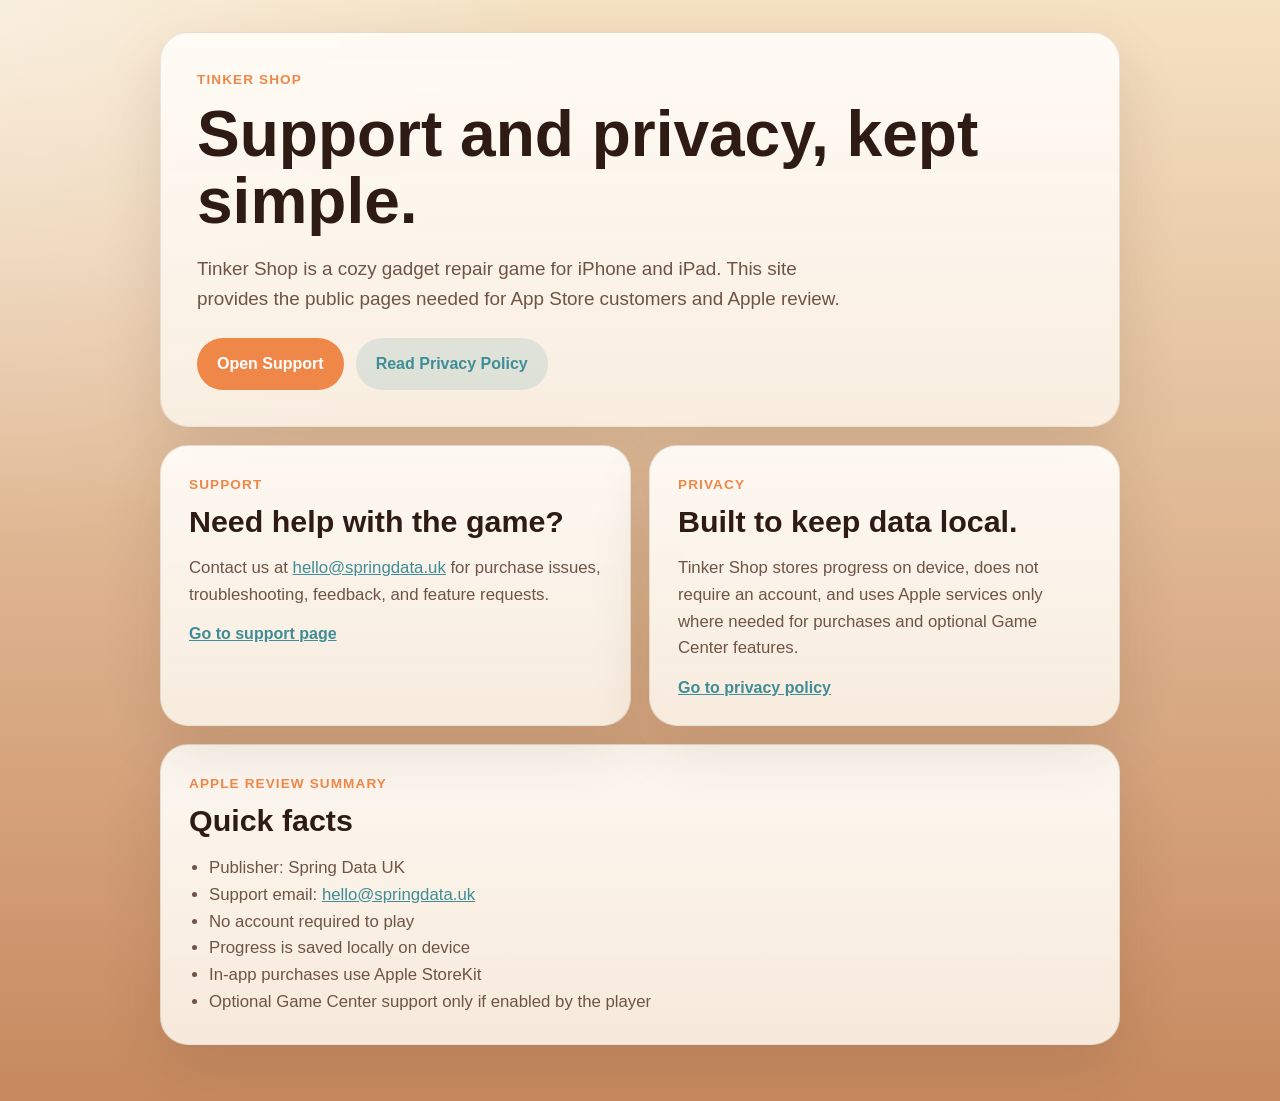
<file: index.html>
<!doctype html>
<html lang="en">
<head>
  <meta charset="utf-8">
  <meta name="viewport" content="width=device-width, initial-scale=1">
  <title>Tinker Shop | Support & Privacy</title>
  <meta name="description" content="Support and privacy information for Tinker Shop, a cozy electronics repair game for iPhone and iPad.">
  <link rel="stylesheet" href="styles.css">
</head>
<body>
  <main class="shell">
    <section class="hero card">
      <p class="eyebrow">Tinker Shop</p>
      <h1>Support and privacy, kept simple.</h1>
      <p class="lede">
        Tinker Shop is a cozy gadget repair game for iPhone and iPad. This site provides the public pages
        needed for App Store customers and Apple review.
      </p>
      <div class="hero-actions">
        <a class="button button-primary" href="support.html">Open Support</a>
        <a class="button button-secondary" href="privacy.html">Read Privacy Policy</a>
      </div>
    </section>

    <section class="grid">
      <article class="card">
        <p class="eyebrow">Support</p>
        <h2>Need help with the game?</h2>
        <p>
          Contact us at <a href="mailto:hello@springdata.uk">hello@springdata.uk</a> for purchase issues,
          troubleshooting, feedback, and feature requests.
        </p>
        <a class="text-link" href="support.html">Go to support page</a>
      </article>

      <article class="card">
        <p class="eyebrow">Privacy</p>
        <h2>Built to keep data local.</h2>
        <p>
          Tinker Shop stores progress on device, does not require an account, and uses Apple services only
          where needed for purchases and optional Game Center features.
        </p>
        <a class="text-link" href="privacy.html">Go to privacy policy</a>
      </article>
    </section>

    <section class="card summary">
      <div>
        <p class="eyebrow">Apple Review Summary</p>
        <h2>Quick facts</h2>
      </div>
      <ul class="fact-list">
        <li>Publisher: Spring Data UK</li>
        <li>Support email: <a href="mailto:hello@springdata.uk">hello@springdata.uk</a></li>
        <li>No account required to play</li>
        <li>Progress is saved locally on device</li>
        <li>In-app purchases use Apple StoreKit</li>
        <li>Optional Game Center support only if enabled by the player</li>
      </ul>
    </section>
  </main>
</body>
</html>
</file>
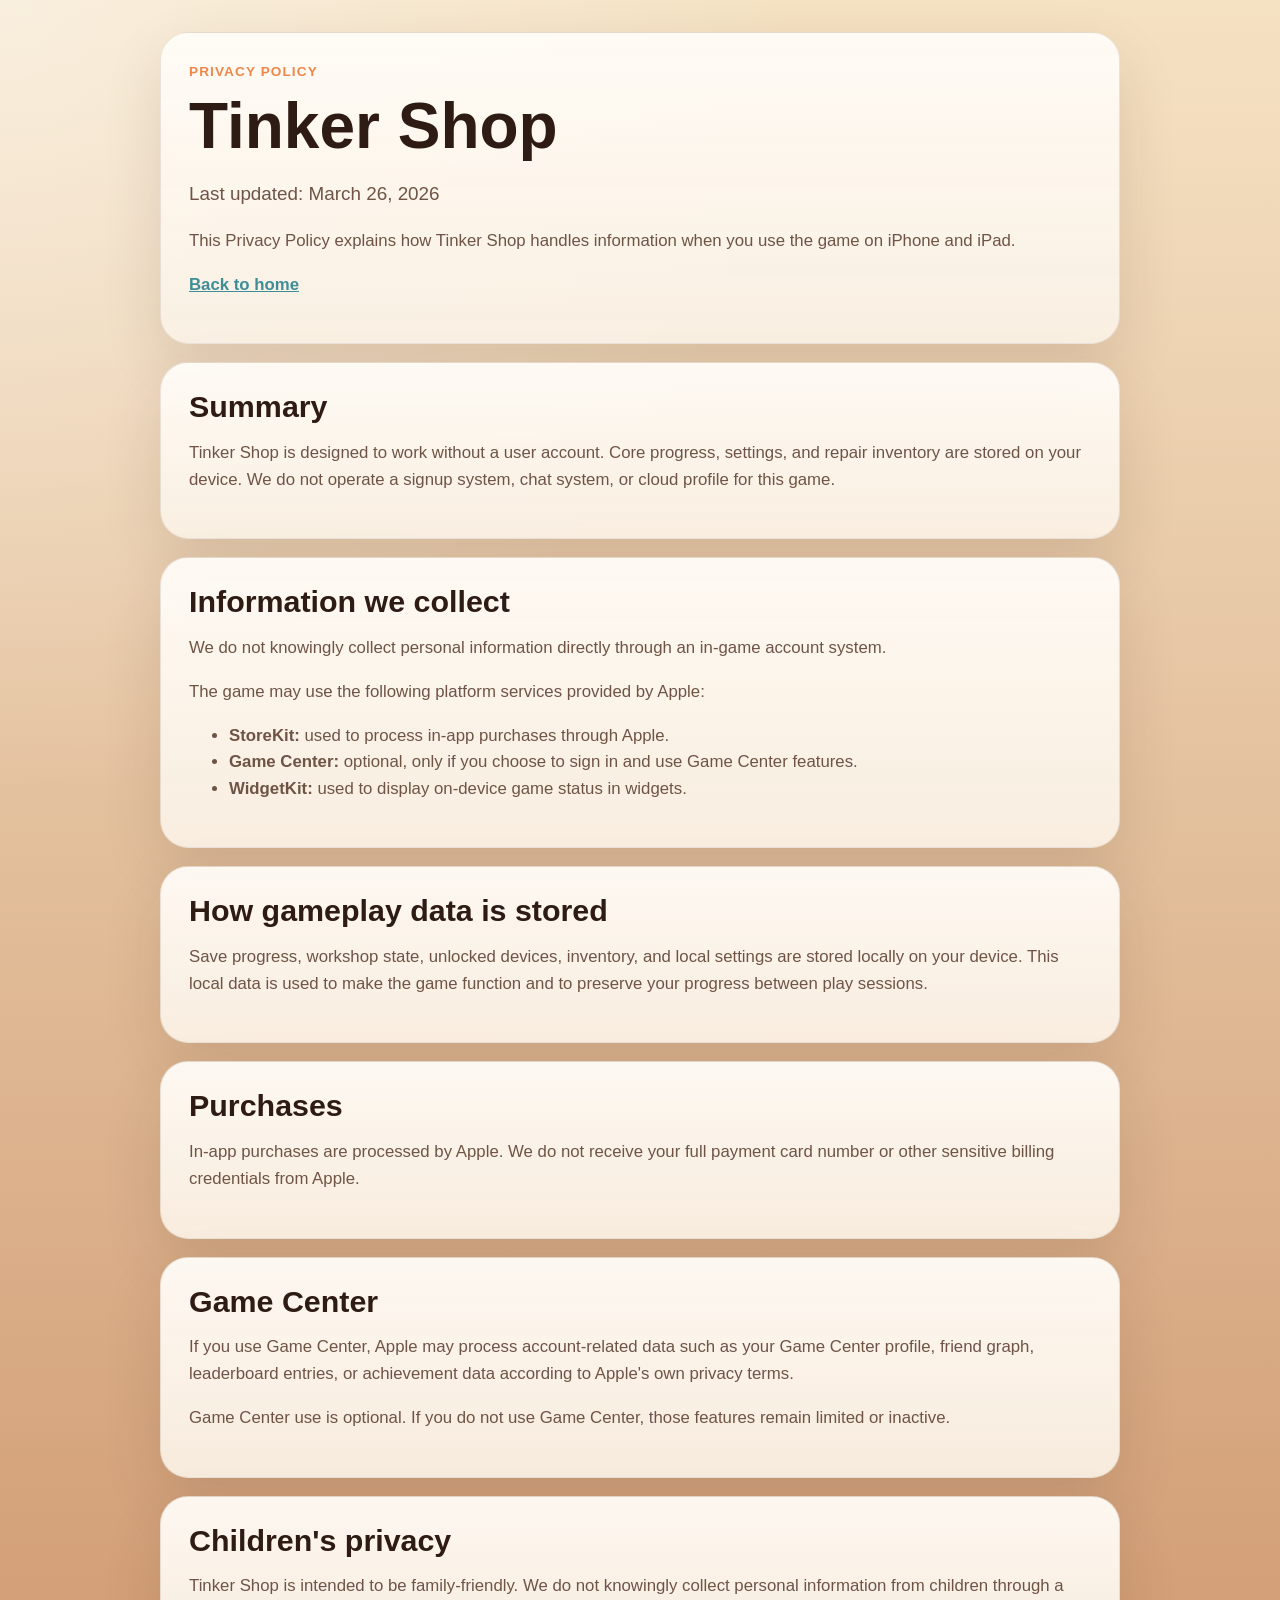
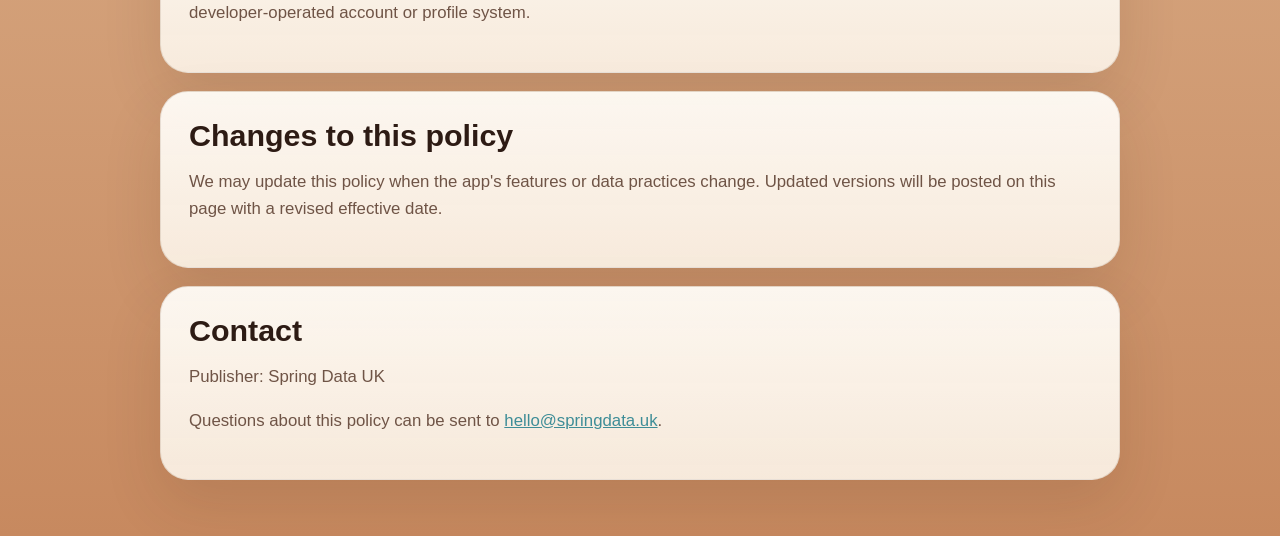
<file: privacy.html>
<!doctype html>
<html lang="en">
<head>
  <meta charset="utf-8">
  <meta name="viewport" content="width=device-width, initial-scale=1">
  <title>Tinker Shop Privacy Policy</title>
  <meta name="description" content="Privacy Policy for Tinker Shop.">
  <link rel="stylesheet" href="styles.css">
</head>
<body>
  <main class="shell">
    <section class="card policy-head">
      <p class="eyebrow">Privacy Policy</p>
      <h1>Tinker Shop</h1>
      <p class="lede">
        Last updated: March 26, 2026
      </p>
      <p>
        This Privacy Policy explains how Tinker Shop handles information when you use the game on iPhone
        and iPad.
      </p>
      <p><a class="text-link" href="index.html">Back to home</a></p>
    </section>

    <section class="card section-block">
      <h2>Summary</h2>
      <p>
        Tinker Shop is designed to work without a user account. Core progress, settings, and repair
        inventory are stored on your device. We do not operate a signup system, chat system, or cloud
        profile for this game.
      </p>
    </section>

    <section class="card section-block">
      <h2>Information we collect</h2>
      <p>We do not knowingly collect personal information directly through an in-game account system.</p>
      <p>The game may use the following platform services provided by Apple:</p>
      <ul>
        <li><strong>StoreKit:</strong> used to process in-app purchases through Apple.</li>
        <li><strong>Game Center:</strong> optional, only if you choose to sign in and use Game Center features.</li>
        <li><strong>WidgetKit:</strong> used to display on-device game status in widgets.</li>
      </ul>
    </section>

    <section class="card section-block">
      <h2>How gameplay data is stored</h2>
      <p>
        Save progress, workshop state, unlocked devices, inventory, and local settings are stored locally on
        your device. This local data is used to make the game function and to preserve your progress between
        play sessions.
      </p>
    </section>

    <section class="card section-block">
      <h2>Purchases</h2>
      <p>
        In-app purchases are processed by Apple. We do not receive your full payment card number or other
        sensitive billing credentials from Apple.
      </p>
    </section>

    <section class="card section-block">
      <h2>Game Center</h2>
      <p>
        If you use Game Center, Apple may process account-related data such as your Game Center profile,
        friend graph, leaderboard entries, or achievement data according to Apple's own privacy terms.
      </p>
      <p>
        Game Center use is optional. If you do not use Game Center, those features remain limited or inactive.
      </p>
    </section>

    <section class="card section-block">
      <h2>Children's privacy</h2>
      <p>
        Tinker Shop is intended to be family-friendly. We do not knowingly collect personal information from
        children through a developer-operated account or profile system.
      </p>
    </section>

    <section class="card section-block">
      <h2>Changes to this policy</h2>
      <p>
        We may update this policy when the app's features or data practices change. Updated versions will be
        posted on this page with a revised effective date.
      </p>
    </section>

    <section class="card section-block">
      <h2>Contact</h2>
      <p>Publisher: Spring Data UK</p>
      <p>
        Questions about this policy can be sent to
        <a href="mailto:hello@springdata.uk">hello@springdata.uk</a>.
      </p>
    </section>
  </main>
</body>
</html>
</file>
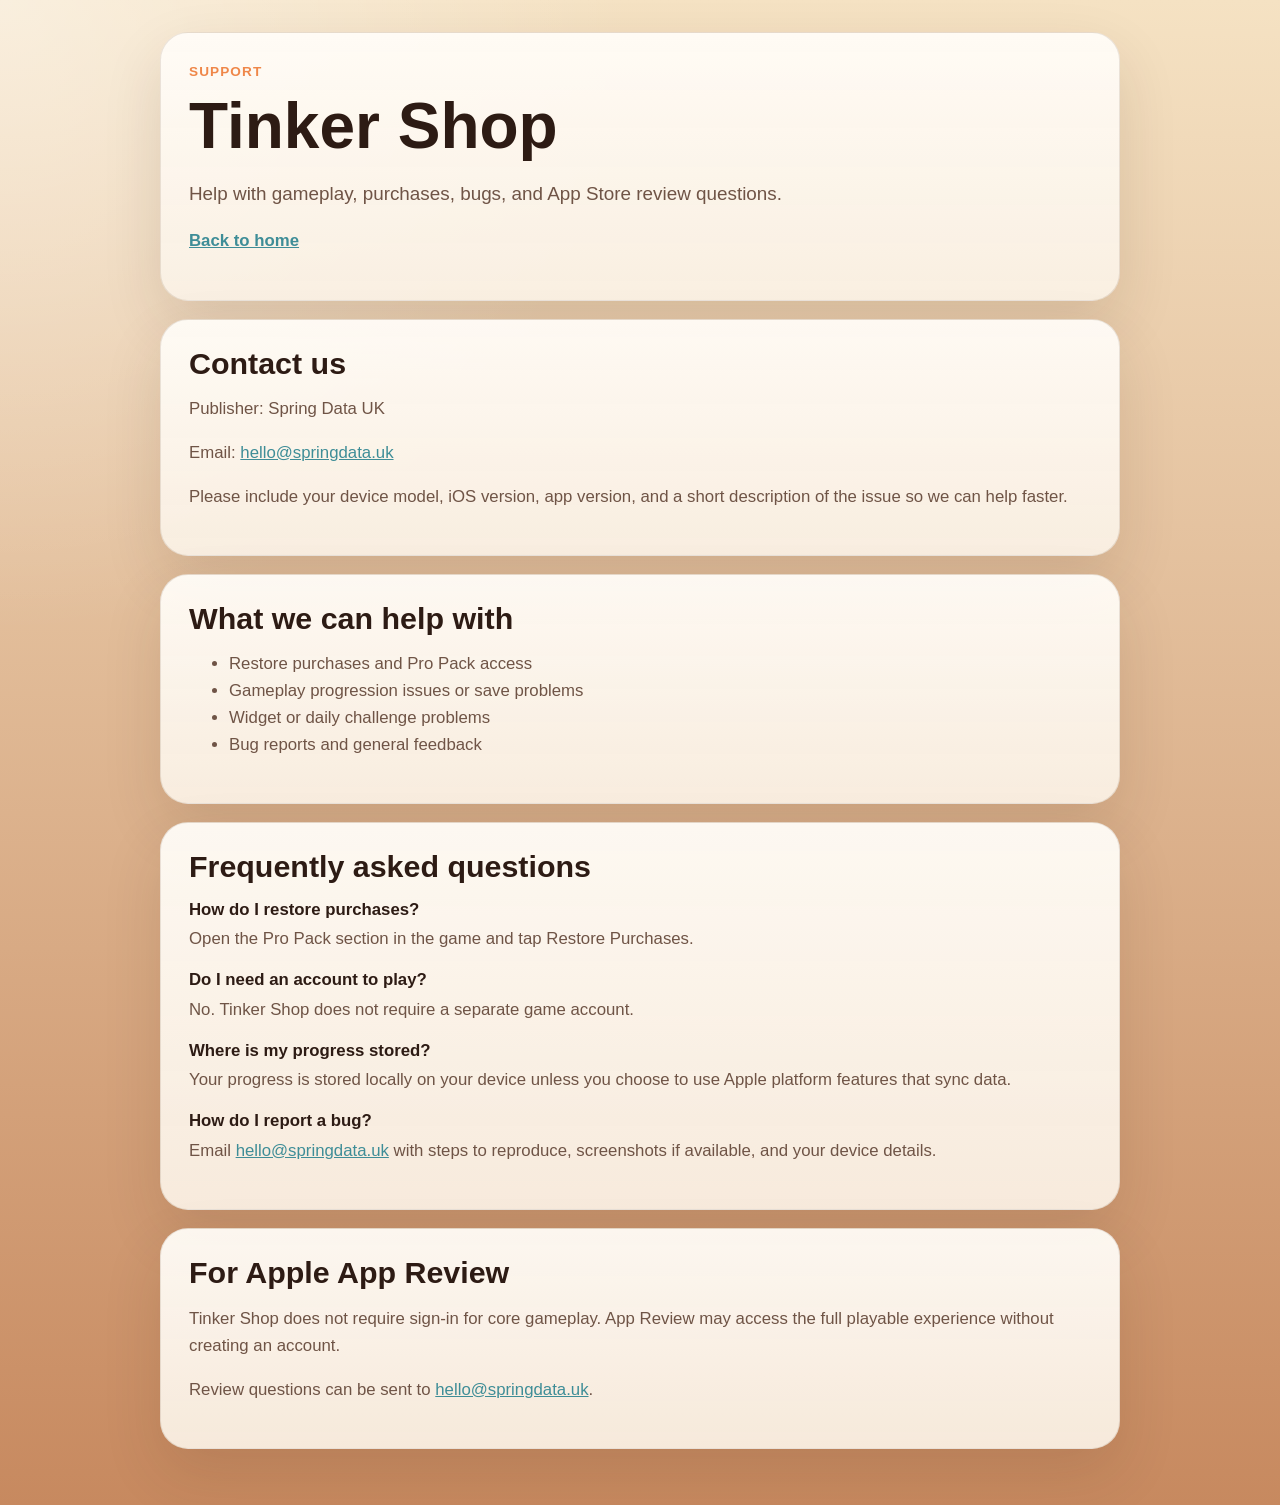
<file: support.html>
<!doctype html>
<html lang="en">
<head>
  <meta charset="utf-8">
  <meta name="viewport" content="width=device-width, initial-scale=1">
  <title>Tinker Shop Support</title>
  <meta name="description" content="Support for Tinker Shop.">
  <link rel="stylesheet" href="styles.css">
</head>
<body>
  <main class="shell">
    <section class="card policy-head">
      <p class="eyebrow">Support</p>
      <h1>Tinker Shop</h1>
      <p class="lede">Help with gameplay, purchases, bugs, and App Store review questions.</p>
      <p><a class="text-link" href="index.html">Back to home</a></p>
    </section>

    <section class="card section-block">
      <h2>Contact us</h2>
      <p>Publisher: Spring Data UK</p>
      <p>
        Email: <a href="mailto:hello@springdata.uk">hello@springdata.uk</a>
      </p>
      <p>
        Please include your device model, iOS version, app version, and a short description of the issue so
        we can help faster.
      </p>
    </section>

    <section class="card section-block">
      <h2>What we can help with</h2>
      <ul>
        <li>Restore purchases and Pro Pack access</li>
        <li>Gameplay progression issues or save problems</li>
        <li>Widget or daily challenge problems</li>
        <li>Bug reports and general feedback</li>
      </ul>
    </section>

    <section class="card section-block">
      <h2>Frequently asked questions</h2>
      <div class="faq">
        <h3>How do I restore purchases?</h3>
        <p>Open the Pro Pack section in the game and tap Restore Purchases.</p>

        <h3>Do I need an account to play?</h3>
        <p>No. Tinker Shop does not require a separate game account.</p>

        <h3>Where is my progress stored?</h3>
        <p>Your progress is stored locally on your device unless you choose to use Apple platform features that sync data.</p>

        <h3>How do I report a bug?</h3>
        <p>Email <a href="mailto:hello@springdata.uk">hello@springdata.uk</a> with steps to reproduce, screenshots if available, and your device details.</p>
      </div>
    </section>

    <section class="card section-block">
      <h2>For Apple App Review</h2>
      <p>
        Tinker Shop does not require sign-in for core gameplay. App Review may access the full playable
        experience without creating an account.
      </p>
      <p>
        Review questions can be sent to <a href="mailto:hello@springdata.uk">hello@springdata.uk</a>.
      </p>
    </section>
  </main>
</body>
</html>
</file>
<file: styles.css>
:root {
  color-scheme: light;
  --bg-top: #f5e2c3;
  --bg-bottom: #c7895f;
  --surface: rgba(255, 250, 243, 0.9);
  --surface-strong: #fffaf3;
  --ink: #2d1b14;
  --muted: #6f5446;
  --accent: #ef8749;
  --accent-deep: #3e8d97;
  --line: rgba(92, 57, 39, 0.12);
  --shadow: 0 24px 60px rgba(58, 32, 19, 0.12);
  --radius: 28px;
}

* {
  box-sizing: border-box;
}

body {
  margin: 0;
  min-height: 100vh;
  font-family: "Avenir Next", "Trebuchet MS", sans-serif;
  color: var(--ink);
  background:
    radial-gradient(circle at top left, rgba(255, 255, 255, 0.45), transparent 32%),
    linear-gradient(180deg, var(--bg-top), var(--bg-bottom));
}

a {
  color: var(--accent-deep);
}

.shell {
  width: min(960px, calc(100% - 32px));
  margin: 0 auto;
  padding: 32px 0 56px;
}

.grid {
  display: grid;
  grid-template-columns: repeat(2, minmax(0, 1fr));
  gap: 18px;
  margin-top: 18px;
}

.card {
  padding: 28px;
  border: 1px solid var(--line);
  border-radius: var(--radius);
  background: linear-gradient(180deg, rgba(255, 252, 247, 0.95), rgba(250, 241, 229, 0.92));
  box-shadow: var(--shadow);
}

.hero {
  padding: 36px;
}

.hero-actions {
  display: flex;
  flex-wrap: wrap;
  gap: 12px;
  margin-top: 24px;
}

.button {
  display: inline-flex;
  align-items: center;
  justify-content: center;
  min-height: 52px;
  padding: 0 20px;
  border-radius: 999px;
  font-weight: 700;
  text-decoration: none;
}

.button-primary {
  background: var(--accent);
  color: white;
}

.button-secondary {
  background: rgba(62, 141, 151, 0.14);
  color: var(--accent-deep);
}

.eyebrow {
  margin: 0 0 10px;
  font-size: 0.85rem;
  font-weight: 800;
  letter-spacing: 0.08em;
  text-transform: uppercase;
  color: var(--accent);
}

h1,
h2,
h3 {
  margin: 0;
  line-height: 1.05;
}

h1 {
  font-size: clamp(2.3rem, 5vw, 4.2rem);
}

h2 {
  font-size: clamp(1.35rem, 3vw, 1.9rem);
}

h3 {
  font-size: 1.05rem;
  margin-top: 18px;
}

p,
li {
  font-size: 1.05rem;
  line-height: 1.6;
  color: var(--muted);
}

.lede {
  max-width: 42rem;
  font-size: 1.18rem;
}

.text-link {
  font-weight: 700;
}

.summary {
  margin-top: 18px;
}

.fact-list {
  margin: 18px 0 0;
  padding-left: 20px;
}

.section-block {
  margin-top: 18px;
}

.policy-head {
  margin-bottom: 18px;
}

.faq p {
  margin-top: 8px;
}

@media (max-width: 720px) {
  .shell {
    width: min(100% - 20px, 720px);
    padding-top: 20px;
    padding-bottom: 28px;
  }

  .grid {
    grid-template-columns: 1fr;
  }

  .card,
  .hero {
    padding: 22px;
    border-radius: 24px;
  }

  .button {
    width: 100%;
  }
}
</file>
